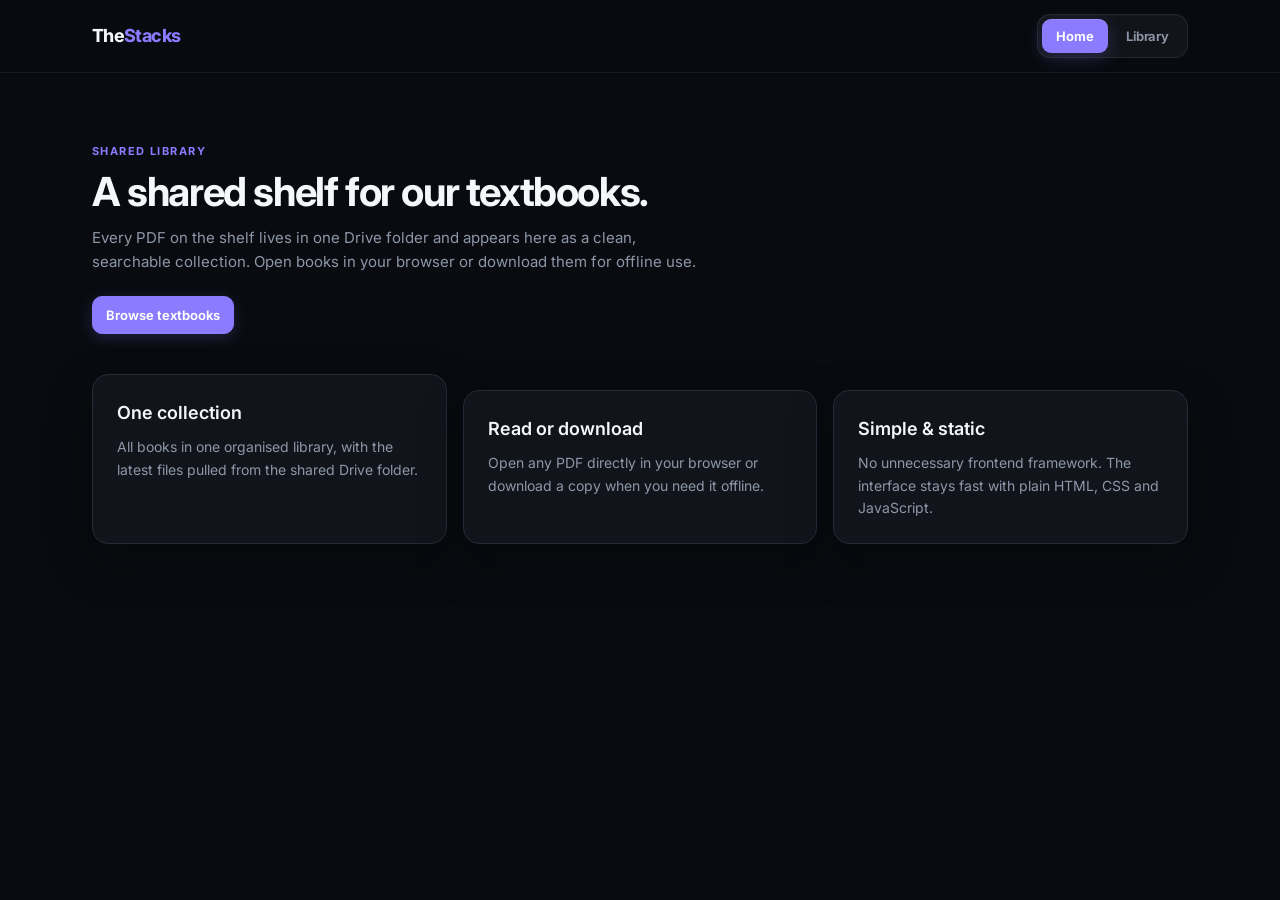
<file: index.html>
<!doctype html>
<html lang="en">
<head>
<meta charset="utf-8" />
<meta name="viewport" content="width=device-width, initial-scale=1" />
<title>The Stacks — shared textbook shelf</title>
<meta name="description" content="The Stacks is a simple shared shelf for course textbooks: browse the list and open or download PDFs." />
<meta property="og:title" content="The Stacks — shared textbook shelf" />
<meta property="og:description" content="Browse and open shared course textbooks in one clean library." />
<meta property="og:type" content="website" />
<meta name="twitter:card" content="summary_large_image" />
<link rel="preconnect" href="https://fonts.googleapis.com" />
<link rel="preconnect" href="https://fonts.gstatic.com" crossorigin />
<link href="https://fonts.googleapis.com/css2?family=Inter:wght@400;500;600;650;700;750&display=swap" rel="stylesheet" />
<link rel="stylesheet" href="style.css" />
</head>
<body>
<header class="site-header">
  <div class="wrap header-inner">
    <a class="brand" href="index.html">The <span>Stacks</span></a>
    <nav class="nav" aria-label="Main">
      <a href="index.html" aria-current="page">Home</a>
      <a href="textbooks.html">Library</a>
    </nav>
  </div>
</header>
<main>
  <div class="wrap">
    <div class="page-head">
      <div class="eyebrow">SHARED LIBRARY</div>
      <h1>A shared shelf for our textbooks.</h1>
      <p class="lead">Every PDF on the shelf lives in one Drive folder and appears here as a clean, searchable collection. Open books in your browser or download them for offline use.</p>
      <a class="btn btn-view" href="textbooks.html">Browse textbooks</a>
    </div>
    <div class="card-grid">
      <div class="card"><h2>One collection</h2><p>All books in one organised library, with the latest files pulled from the shared Drive folder.</p></div>
      <div class="card"><h2>Read or download</h2><p>Open any PDF directly in your browser or download a copy when you need it offline.</p></div>
      <div class="card"><h2>Simple & static</h2><p>No unnecessary frontend framework. The interface stays fast with plain HTML, CSS and JavaScript.</p></div>
    </div>
  </div>
</main>
</body>
</html>
</file>
<file: style.css>
:root {
  --accent: #8b7cff;
  --accent-dark: #7566ee;
  --accent-soft: rgba(139,124,255,.14);
  --bg: #090b10;
  --surface: #11141b;
  --surface-2: #151922;
  --surface-hover: #191e28;
  --text: #f5f7fb;
  --muted: #8e97a8;
  --border: #252b36;
  --radius: 16px;
  --shadow: 0 18px 50px rgba(0,0,0,.28);
}
* { box-sizing: border-box; }
html, body { margin: 0; padding: 0; min-width: 0; }
html { -webkit-text-size-adjust: 100%; text-size-adjust: 100%; }
body { font-family: "Inter", system-ui, -apple-system, "Segoe UI", sans-serif; background: var(--bg); color: var(--text); font-size: 15px; line-height: 1.6; -webkit-font-smoothing: antialiased; overflow-x: hidden; }
a { color: inherit; }
button, a, input { -webkit-tap-highlight-color: transparent; }
.wrap { max-width: 1120px; margin: 0 auto; padding: 0 28px; }
.site-header { background: rgba(9,11,16,.78); border-bottom: 1px solid rgba(255,255,255,.07); backdrop-filter: blur(20px); -webkit-backdrop-filter: blur(20px); position: sticky; top: 0; z-index: 10; }
.header-inner { display: flex; align-items: center; justify-content: space-between; gap: 24px; min-height: 72px; }
.brand { display: inline-flex; align-items: center; font-weight: 750; font-size: 18px; letter-spacing: -.035em; color: var(--text); text-decoration: none; white-space: nowrap; }
.brand span { color: var(--accent); }
.nav { display: flex; align-items: center; gap: 4px; padding: 4px; background: rgba(255,255,255,.045); border: 1px solid rgba(255,255,255,.075); border-radius: 13px; box-shadow: inset 0 1px 0 rgba(255,255,255,.025); }
.nav a { display: inline-flex; align-items: center; justify-content: center; min-height: 34px; padding: 0 14px; border-radius: 9px; color: var(--muted); text-decoration: none; font-size: 13px; font-weight: 650; letter-spacing: -.01em; transition: background .18s ease, color .18s ease, transform .18s ease; }
.nav a:hover { color: var(--text); background: rgba(255,255,255,.07); }
.nav a[aria-current="page"] { color: #fff; background: var(--accent); box-shadow: 0 5px 18px rgba(139,124,255,.22), inset 0 1px 0 rgba(255,255,255,.12); }
main { padding: 70px 0 100px; }
.page-head { margin-bottom: 30px; }
.eyebrow { color: var(--accent); font-size: 11px; font-weight: 700; letter-spacing: .13em; margin-bottom: 9px; }
h1 { font-size: clamp(30px, 4vw, 40px); line-height: 1.12; letter-spacing: -.035em; margin: 0 0 12px; font-weight: 700; }
.lead { color: var(--muted); font-size: 15px; max-width: 68ch; margin: 0 0 22px; }
.table-card { background: var(--surface); border: 1px solid var(--border); border-radius: var(--radius); overflow: hidden; box-shadow: var(--shadow); }
.table-scroll { overflow-x: auto; -webkit-overflow-scrolling: touch; }
table { width: 100%; border-collapse: separate; border-spacing: 0; table-layout: fixed; }
th, td { text-align: left; padding: 15px 18px; border-bottom: 1px solid var(--border); font-size: 14px; vertical-align: middle; }
th { font-size: 11px; text-transform: uppercase; letter-spacing: .07em; color: var(--muted); font-weight: 700; background: var(--surface-2); white-space: nowrap; }
tbody tr:last-child td { border-bottom: none; }
tbody tr { transition: background .15s ease; }
tbody tr:hover { background: var(--surface-hover); }
td.name { font-weight: 600; min-width: 340px; }
td.num, td.date { color: var(--muted); white-space: nowrap; }
.book-title { display: flex; align-items: center; gap: 11px; min-width: 0; }
.book-title > span:last-child { overflow-wrap: anywhere; }
.pdf-badge { flex: 0 0 auto; display: inline-flex; align-items: center; justify-content: center; min-width: 34px; height: 25px; padding: 0 7px; border-radius: 7px; background: var(--accent-soft); color: #bdb5ff; font-size: 10px; font-weight: 800; letter-spacing: .04em; }
.book-col { width: auto; }
th:nth-child(2), td:nth-child(2) { width: 100px; }
th:nth-child(3), td:nth-child(3) { width: 145px; }
.action-col { width: 125px; }
.view-head, .download-head { text-align: center; }
.action-cell { text-align: center; white-space: nowrap; }
.btn { display: inline-flex; align-items: center; justify-content: center; gap: 7px; min-width: 104px; min-height: 38px; border-radius: 10px; padding: 0 13px; font: inherit; font-size: 13px; font-weight: 650; cursor: pointer; text-decoration: none; transition: .18s ease; touch-action: manipulation; }
.btn svg { width: 15px; height: 15px; fill: none; stroke: currentColor; stroke-width: 1.9; stroke-linecap: round; stroke-linejoin: round; }
.btn-view { background: var(--accent); color: #fff; border: 1px solid var(--accent); box-shadow: 0 4px 16px rgba(139,124,255,.2); }
.btn-view:hover { background: var(--accent-dark); border-color: var(--accent-dark); transform: translateY(-1px); }
.btn-download { background: #1a1f28; color: #e9ecf3; border: 1px solid #303744; }
.btn-download:hover { background: #222832; border-color: #414a59; transform: translateY(-1px); }
.state { padding: 56px 20px; text-align: center; color: var(--muted); font-size: 14px; }
.meta { margin: 13px 2px 0; font-size: 12px; color: var(--muted); }
.card { background: var(--surface); border: 1px solid var(--border); border-radius: var(--radius); padding: 24px; box-shadow: var(--shadow); }
.card + .card { margin-top: 16px; }
.card-grid { display: grid; grid-template-columns: repeat(auto-fit, minmax(220px, 1fr)); gap: 16px; margin-top: 40px; }
.card-grid p { margin: 0; color: var(--muted); font-size: 14px; }
h2 { font-size: 18px; margin: 0 0 8px; font-weight: 600; }
.btn:disabled { opacity: .6; cursor: default; }
.form { max-width: 380px; }
.field { margin-bottom: 16px; }
label { display: block; font-size: 13px; font-weight: 500; margin-bottom: 6px; }
input[type="text"], input[type="password"] { width: 100%; padding: 10px 12px; min-height: 44px; font: inherit; font-size: 14px; border: 1px solid var(--border); border-radius: 8px; background: var(--surface-2); color: var(--text); }
input:focus { outline: 2px solid var(--accent-soft); border-color: var(--accent); }
.status { margin-top: 16px; font-size: 14px; padding: 10px 14px; border-radius: 8px; border: 1px solid var(--border); }
.status.ok { background: rgba(34,197,94,.1); border-color: rgba(34,197,94,.25); color: #86efac; }
.status.err { background: rgba(239,68,68,.1); border-color: rgba(239,68,68,.25); color: #fca5a5; }
.status.info { background: var(--accent-soft); border-color: rgba(139,124,255,.25); color: #c8c1ff; }
.status[hidden] { display: none; }
.note { color: var(--muted); font-size: 13px; }

/* Responsive layout for phones, small tablets and narrow browser windows. */
@media (max-width: 760px) {
  .wrap { padding: 0 18px; }
  main { padding: 42px 0 64px; }
  .header-inner { min-height: 62px; gap: 10px; }
  .nav { max-width: 100%; overflow-x: auto; scrollbar-width: none; flex-shrink: 1; }
  .nav::-webkit-scrollbar { display: none; }
  .nav a { flex: 0 0 auto; min-height: 36px; padding: 0 11px; font-size: 12px; }
  .page-head { margin-bottom: 22px; }
  .lead { font-size: 14px; line-height: 1.55; }
  .table-scroll { overflow: visible; }
  table, tbody { display: block; width: 100%; }
  thead { display: none; }
  tbody tr {
    display: grid;
    grid-template-columns: minmax(0, 1fr) minmax(0, 1fr);
    gap: 0 10px;
    padding: 16px;
    border-bottom: 1px solid var(--border);
  }
  tbody tr:last-child { border-bottom: 0; }
  tbody tr:hover { background: transparent; }
  th, td { border: 0; padding: 0; min-width: 0; }
  td.name { min-width: 0; grid-column: 1 / -1; margin-bottom: 12px; }
  .book-title { align-items: flex-start; font-size: 15px; line-height: 1.4; min-width: 0; }
  .book-title > span:last-child { min-width: 0; overflow-wrap: anywhere; word-break: break-word; }
  td:nth-child(2), td:nth-child(3) { width: auto; display: block; font-size: 12px; min-width: 0; }
  td:nth-child(2)::before { content: "Type · "; color: var(--muted); }
  td:nth-child(3)::before { content: "Size · "; color: var(--muted); }
  td:nth-child(4) { display: none; }
  td:nth-child(2) { grid-column: 1; grid-row: 2; }
  td:nth-child(3) { grid-column: 2; grid-row: 2; }
  td.action-cell {
    display: flex;
    align-items: stretch;
    min-width: 0;
    width: 100%;
    margin-top: 12px;
    text-align: stretch;
    white-space: normal;
  }
  td.action-cell:nth-child(5) { grid-column: 1; grid-row: 3; }
  td.action-cell:nth-child(6) { grid-column: 2; grid-row: 3; }
  .action-col { width: auto; }
  td.action-cell .btn { width: 100%; min-width: 0; min-height: 46px; padding: 0 8px; }
  .btn { min-height: 44px; }
  .meta { margin-top: 12px; }
}

@media (max-width: 560px) {
  .wrap { padding: 0 14px; }
  main { padding-top: 34px; }
  .header-inner { min-height: 58px; gap: 8px; }
  .brand { font-size: 16px; }
  .nav { gap: 2px; padding: 3px; border-radius: 11px; }
  .nav a { min-height: 34px; padding: 0 9px; }
  h1 { font-size: clamp(29px, 9vw, 34px); }
  .eyebrow { font-size: 10px; }
  .table-card { border-radius: 14px; }
  tbody tr { padding: 15px; gap: 0 8px; }
  .book-title { font-size: 14px; }
  td.action-cell .btn { min-height: 46px; }
  .card { padding: 18px; }
  .card-grid { grid-template-columns: 1fr; margin-top: 28px; }
  .form { max-width: none; }
  .form .btn { width: 100%; }
}

@media (max-width: 380px) {
  .wrap { padding: 0 12px; }
  .header-inner { gap: 6px; }
  .brand { font-size: 15px; }
  .nav a { padding: 0 8px; font-size: 11px; }
  main { padding-top: 30px; }
  .page-head { margin-bottom: 18px; }
  .lead { font-size: 13px; }
  tbody tr { padding: 14px; }
  .book-title { font-size: 13.5px; }
}

@media (hover: none) and (pointer: coarse) {
  .btn:hover, .nav a:hover { transform: none; }
  .btn { min-height: 46px; }
}

@supports (padding: max(0px)) {
  .wrap { padding-left: max(12px, env(safe-area-inset-left)); padding-right: max(12px, env(safe-area-inset-right)); }
  main { padding-bottom: max(64px, calc(64px + env(safe-area-inset-bottom))); }
}

@media (prefers-reduced-motion: reduce) { *, *::before, *::after { scroll-behavior: auto !important; transition: none !important; } }
</file>
